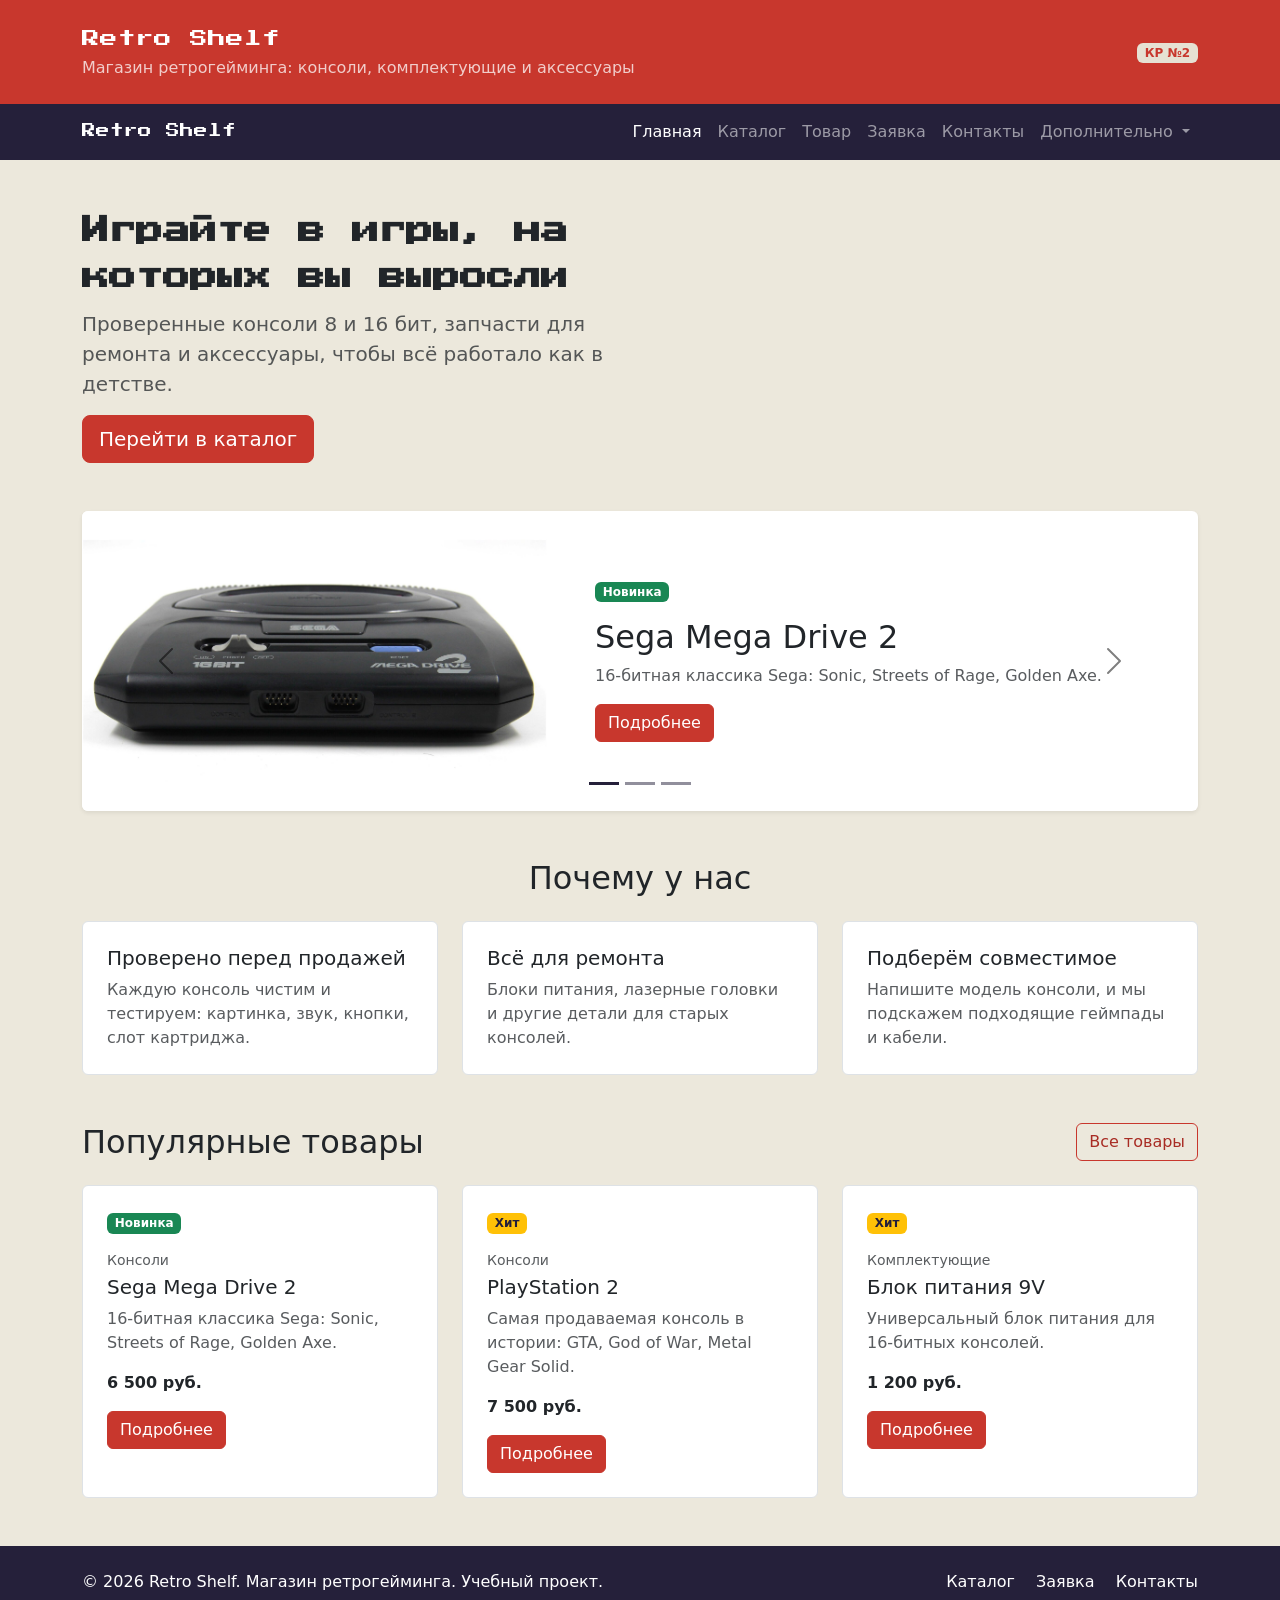
<file: index.html>
<!DOCTYPE html>
<html lang="ru">
<head>
  <meta charset="UTF-8">
  <meta name="viewport" content="width=device-width, initial-scale=1.0">
  <title>Главная — Retro Shelf</title>
  <link
    href="https://cdn.jsdelivr.net/npm/bootstrap@5.3.8/dist/css/bootstrap.min.css"
    rel="stylesheet"
  >
  <link rel="preconnect" href="https://fonts.googleapis.com">
  <link rel="preconnect" href="https://fonts.gstatic.com" crossorigin>
  <link href="https://fonts.googleapis.com/css2?family=Press+Start+2P&display=swap" rel="stylesheet">
  <link rel="stylesheet" href="css/custom.css">
</head>
<body>
  <header class="bg-primary text-white py-4">
    <div class="container">
      <div class="row align-items-center">
        <div class="col-12 col-md-8">
          <h1 class="h3 mb-1 font-pixel">Retro Shelf</h1>
          <p class="mb-0 opacity-75">
            Магазин ретрогейминга: консоли, комплектующие и аксессуары
          </p>
        </div>
        <div class="col-12 col-md-4 text-md-end mt-3 mt-md-0">
          <span class="badge bg-light text-primary">
            КР №2
          </span>
        </div>
      </div>
    </div>
  </header>

  <nav class="navbar navbar-expand-lg navbar-dark bg-dark">
    <div class="container">
      <a class="navbar-brand font-pixel" href="index.html">Retro Shelf</a>
      <button
        class="navbar-toggler"
        type="button"
        data-bs-toggle="collapse"
        data-bs-target="#mainNavbar"
        aria-controls="mainNavbar"
        aria-expanded="false"
        aria-label="Переключить навигацию"
      >
        <span class="navbar-toggler-icon"></span>
      </button>
      <div class="collapse navbar-collapse" id="mainNavbar">
        <ul class="navbar-nav ms-auto">
        <li class="nav-item">
          <a class="nav-link active" aria-current="page" href="index.html">Главная</a>
        </li>
        <li class="nav-item">
          <a class="nav-link" href="catalog.html">Каталог</a>
        </li>
        <li class="nav-item">
          <a class="nav-link" href="product.html">Товар</a>
        </li>
        <li class="nav-item">
          <a class="nav-link" href="order.html">Заявка</a>
        </li>
        <li class="nav-item">
          <a class="nav-link" href="contacts.html">Контакты</a>
        </li>
        <li class="nav-item dropdown">
          <a
            class="nav-link dropdown-toggle"
            href="#"
            role="button"
            data-bs-toggle="dropdown"
            aria-expanded="false"
          >
            Дополнительно
          </a>
          <ul class="dropdown-menu">
            <li><a class="dropdown-item" href="catalog.html">Все товары</a></li>
            <li><a class="dropdown-item" href="order.html">Оформить заявку</a></li>
            <li><a class="dropdown-item" href="index.html#popular">Популярное</a></li>
          </ul>
        </li>
        </ul>
      </div>
    </div>
  </nav>

  <main>
    <section class="container my-5">
      <div class="row align-items-center g-4">
        <div class="col-12 col-lg-6">
          <h2 class="display-5 fw-bold font-pixel hero-title">
            Играйте в игры, на которых вы выросли
          </h2>
          <p class="lead text-muted">
            Проверенные консоли 8 и 16 бит, запчасти для ремонта
            и аксессуары, чтобы всё работало как в детстве.
          </p>
          <a class="btn btn-primary btn-lg" href="catalog.html">
            Перейти в каталог
          </a>
        </div>
      </div>
    </section>

    <section class="container my-5" aria-label="Популярные товары">
      <div id="productCarousel" class="carousel slide shop-carousel rounded shadow-sm" data-bs-ride="carousel" data-bs-interval="5000">
        <div class="carousel-indicators">
          <button type="button" data-bs-target="#productCarousel" data-bs-slide-to="0" class="active" aria-current="true" aria-label="Слайд 1"></button>
          <button type="button" data-bs-target="#productCarousel" data-bs-slide-to="1" aria-label="Слайд 2"></button>
          <button type="button" data-bs-target="#productCarousel" data-bs-slide-to="2" aria-label="Слайд 3"></button>
        </div>

        <div class="carousel-inner">
          <div class="carousel-item active">
            <div class="row align-items-center g-0">
              <div class="col-12 col-md-5">
                <img src="images/segamd2.jpeg" class="d-block w-100 shop-carousel__image" alt="Sega Mega Drive 2">
              </div>
              <div class="col-12 col-md-7 p-4 p-md-5">
                <span class="badge bg-success mb-3">Новинка</span>
                <h2>Sega Mega Drive 2</h2>
                <p class="text-muted">16-битная классика Sega: Sonic, Streets of Rage, Golden Axe.</p>
                <a class="btn btn-primary" href="product.html#mega-drive-2">Подробнее</a>
              </div>
            </div>
          </div>

          <div class="carousel-item">
            <div class="row align-items-center g-0">
              <div class="col-12 col-md-5">
                <img src="images/ps2.jpg" class="d-block w-100 shop-carousel__image" alt="PlayStation 2">
              </div>
              <div class="col-12 col-md-7 p-4 p-md-5">
                <span class="badge bg-warning text-dark mb-3">Хит</span>
                <h2>PlayStation 2</h2>
                <p class="text-muted">Популярная консоль для классических игр и приключений.</p>
                <a class="btn btn-primary" href="product.html#ps2">Подробнее</a>
              </div>
            </div>
          </div>

          <div class="carousel-item">
            <div class="row align-items-center g-0">
              <div class="col-12 col-md-5">
                <img src="images/3ds.jpeg" class="d-block w-100 shop-carousel__image" alt="Nintendo 3DS">
              </div>
              <div class="col-12 col-md-7 p-4 p-md-5">
                <span class="badge bg-primary mb-3">Портативная консоль</span>
                <h2>Nintendo 3DS</h2>
                <p class="text-muted">Портативная консоль Nintendo с двумя экранами и 3D-режимом.</p>
                <a class="btn btn-primary" href="product.html#nintendo-3ds">Подробнее</a>
              </div>
            </div>
          </div>
        </div>

        <button class="carousel-control-prev" type="button" data-bs-target="#productCarousel" data-bs-slide="prev">
          <span class="carousel-control-prev-icon" aria-hidden="true"></span>
          <span class="visually-hidden">Предыдущий слайд</span>
        </button>
        <button class="carousel-control-next" type="button" data-bs-target="#productCarousel" data-bs-slide="next">
          <span class="carousel-control-next-icon" aria-hidden="true"></span>
          <span class="visually-hidden">Следующий слайд</span>
        </button>
      </div>
    </section>

    <section class="container my-5">
      <h2 class="text-center mb-4">Почему у нас</h2>
      <div class="row g-4">
        <div class="col-12 col-md-4">
          <div class="p-4 border rounded h-100 bg-white">
            <h3 class="h5">Проверено перед продажей</h3>
            <p class="mb-0 text-muted">
              Каждую консоль чистим и тестируем: картинка, звук, кнопки, слот картриджа.
            </p>
          </div>
        </div>
        <div class="col-12 col-md-4">
          <div class="p-4 border rounded h-100 bg-white">
            <h3 class="h5">Всё для ремонта</h3>
            <p class="mb-0 text-muted">
              Блоки питания, лазерные головки и другие детали для старых консолей.
            </p>
          </div>
        </div>
        <div class="col-12 col-md-4">
          <div class="p-4 border rounded h-100 bg-white">
            <h3 class="h5">Подберём совместимое</h3>
            <p class="mb-0 text-muted">
              Напишите модель консоли, и мы подскажем подходящие геймпады и кабели.
            </p>
          </div>
        </div>
      </div>
    </section>

    <section class="container my-5" id="popular">
      <div class="d-flex justify-content-between align-items-center mb-4">
        <h2 class="mb-0">Популярные товары</h2>
        <a class="btn btn-outline-primary" href="catalog.html">
          Все товары
        </a>
      </div>
      <div class="row g-4">
        <div class="col-12 col-md-6 col-lg-4">
          <div class="border rounded h-100 p-4 bg-white">
            <span class="badge bg-success mb-3">Новинка</span>
            <p class="small text-muted mb-1">Консоли</p>
            <h3 class="h5">Sega Mega Drive 2</h3>
            <p class="text-muted">
              16-битная классика Sega: Sonic, Streets of Rage, Golden Axe.
            </p>
            <p class="fw-bold mb-3">6&nbsp;500 руб.</p>
            <a class="btn btn-primary" href="product.html#mega-drive-2">
              Подробнее
            </a>
          </div>
        </div>
        <div class="col-12 col-md-6 col-lg-4">
          <div class="border rounded h-100 p-4 bg-white">
            <span class="badge bg-warning text-dark mb-3">Хит</span>
            <p class="small text-muted mb-1">Консоли</p>
            <h3 class="h5">PlayStation 2</h3>
            <p class="text-muted">
              Самая продаваемая консоль в истории: GTA, God of War, Metal Gear Solid.
            </p>
            <p class="fw-bold mb-3">7&nbsp;500 руб.</p>
            <a class="btn btn-primary" href="product.html#ps2">
              Подробнее
            </a>
          </div>
        </div>
        <div class="col-12 col-md-6 col-lg-4">
          <div class="border rounded h-100 p-4 bg-white">
            <span class="badge bg-warning text-dark mb-3">Хит</span>
            <p class="small text-muted mb-1">Комплектующие</p>
            <h3 class="h5">Блок питания 9V</h3>
            <p class="text-muted">
              Универсальный блок питания для 16-битных консолей.
            </p>
            <p class="fw-bold mb-3">1&nbsp;200 руб.</p>
            <a class="btn btn-primary" href="product.html#psu-9v">
              Подробнее
            </a>
          </div>
        </div>
      </div>
    </section>
  </main>

  <footer class="bg-dark text-white py-4 mt-5">
    <div class="container">
      <div class="row align-items-center g-3">
        <div class="col-12 col-md-6">
          <p class="mb-0">
            &copy; 2026 Retro Shelf. Магазин ретрогейминга. Учебный проект.
          </p>
        </div>
        <div class="col-12 col-md-6 text-md-end">
          <a class="text-white text-decoration-none me-3" href="catalog.html">
            Каталог
          </a>
          <a class="text-white text-decoration-none me-3" href="order.html">
            Заявка
          </a>
          <a class="text-white text-decoration-none" href="contacts.html">
            Контакты
          </a>
        </div>
      </div>
    </div>
  </footer>

  <script
    src="https://cdn.jsdelivr.net/npm/bootstrap@5.3.8/dist/js/bootstrap.bundle.min.js">
  </script>
</body>
</html>
</file>
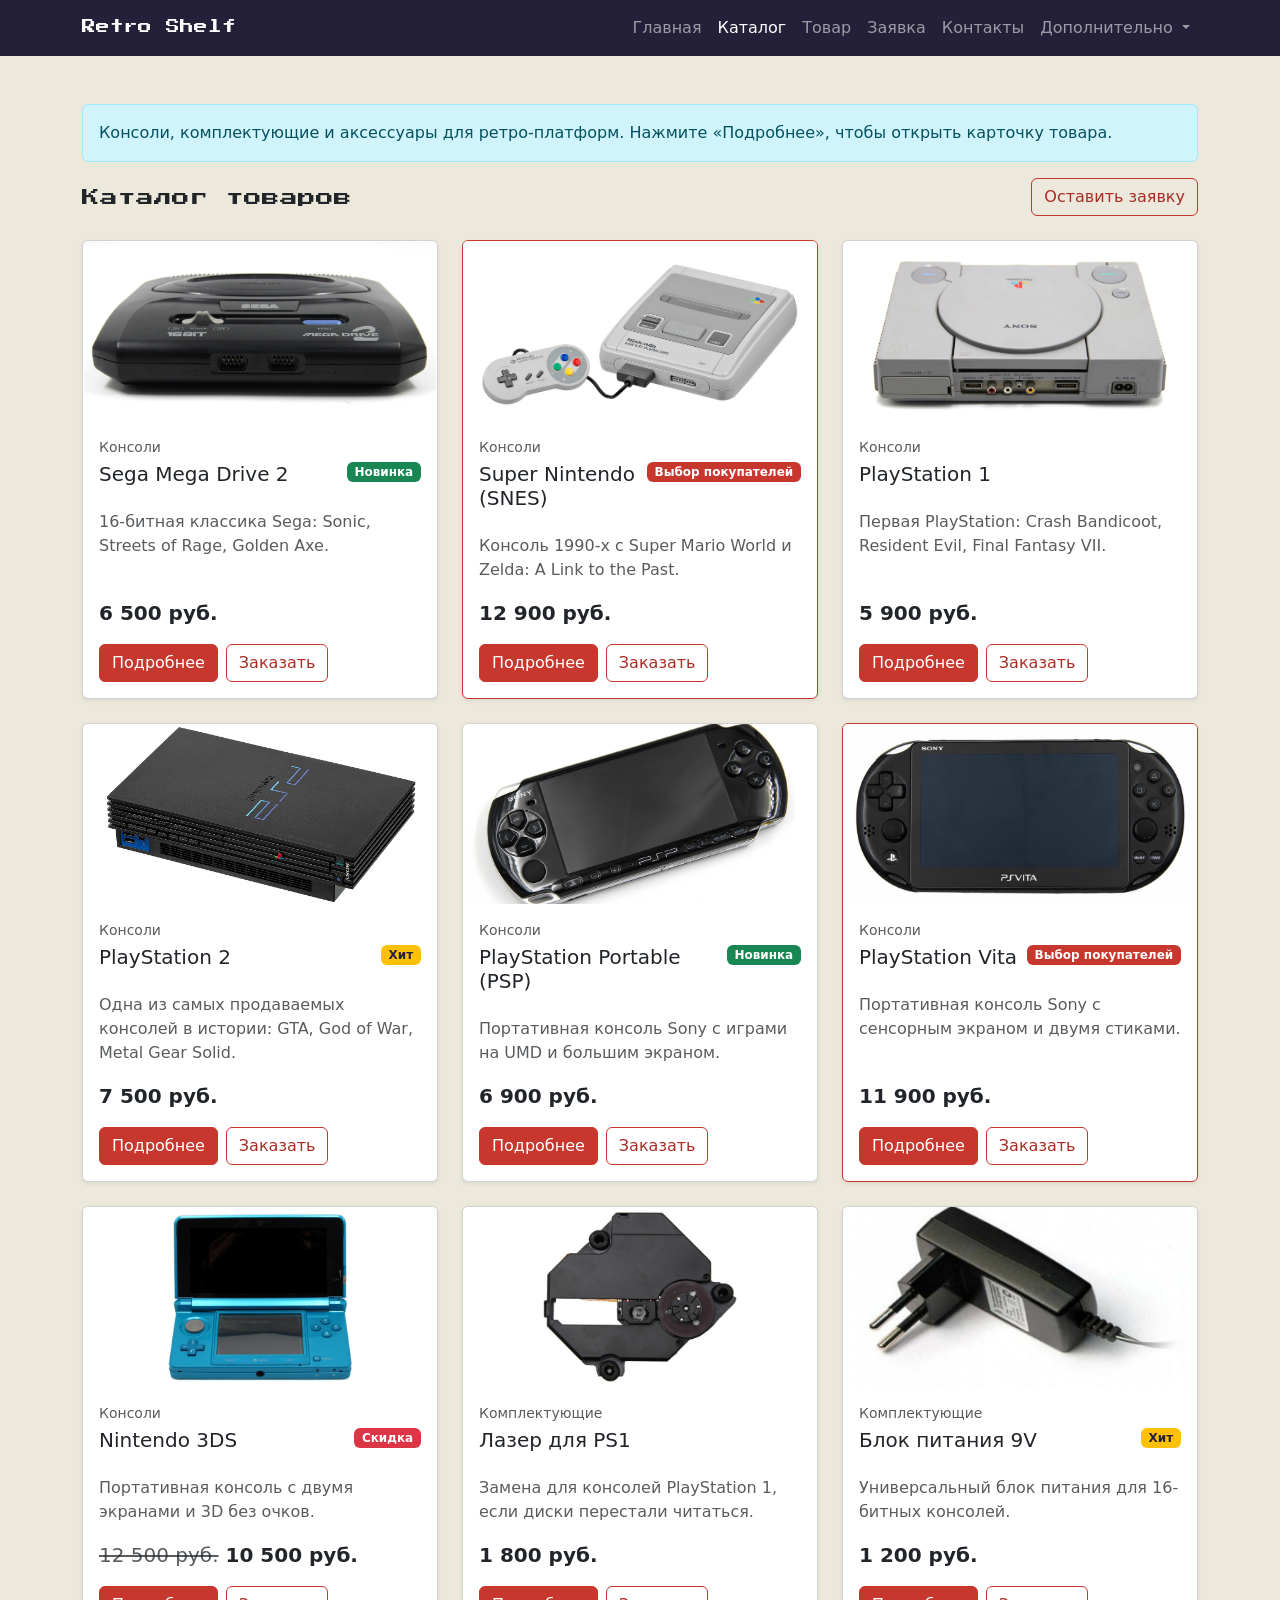
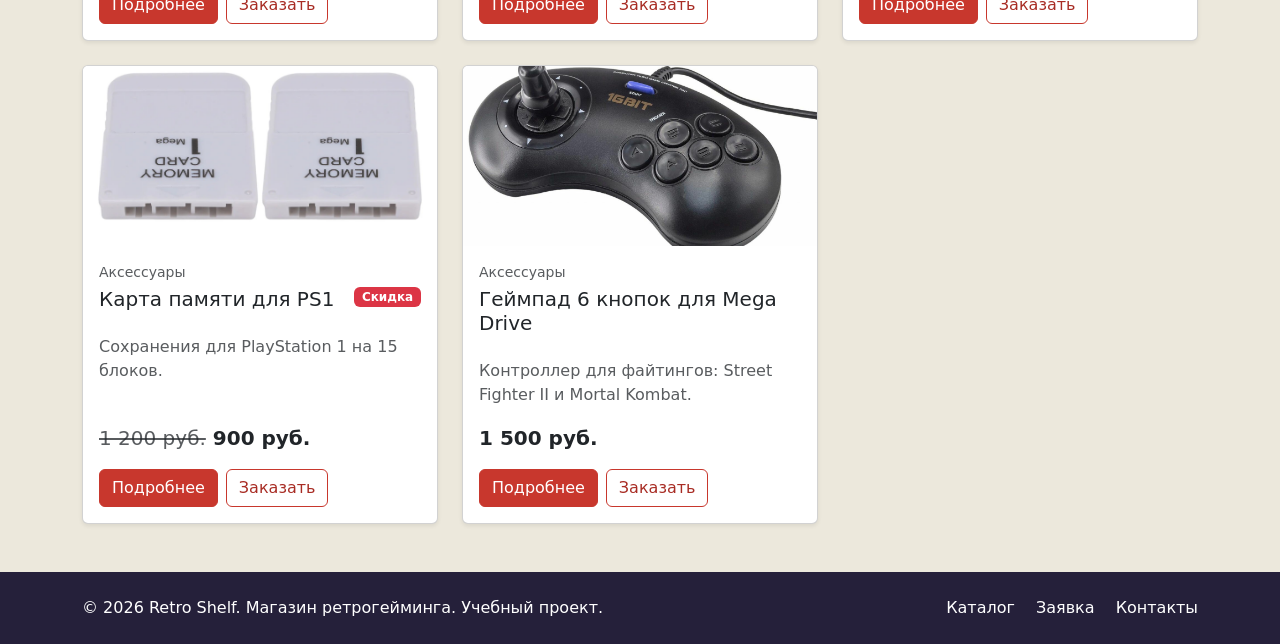
<file: catalog.html>
<!DOCTYPE html>
<html lang="ru">
<head>
  <meta charset="UTF-8">
  <meta name="viewport" content="width=device-width, initial-scale=1.0">
  <title>Каталог — Retro Shelf</title>
  <link
    href="https://cdn.jsdelivr.net/npm/bootstrap@5.3.8/dist/css/bootstrap.min.css"
    rel="stylesheet"
  >
  <link rel="preconnect" href="https://fonts.googleapis.com">
  <link rel="preconnect" href="https://fonts.gstatic.com" crossorigin>
  <link href="https://fonts.googleapis.com/css2?family=Press+Start+2P&display=swap" rel="stylesheet">
  <link rel="stylesheet" href="css/custom.css">
</head>
<body>
  <nav class="navbar navbar-expand-lg navbar-dark bg-dark">
    <div class="container">
      <a class="navbar-brand font-pixel" href="index.html">Retro Shelf</a>
      <button
        class="navbar-toggler"
        type="button"
        data-bs-toggle="collapse"
        data-bs-target="#mainNavbar"
        aria-controls="mainNavbar"
        aria-expanded="false"
        aria-label="Переключить навигацию"
      >
        <span class="navbar-toggler-icon"></span>
      </button>
      <div class="collapse navbar-collapse" id="mainNavbar">
        <ul class="navbar-nav ms-auto">
        <li class="nav-item">
          <a class="nav-link" href="index.html">Главная</a>
        </li>
        <li class="nav-item">
          <a class="nav-link active" aria-current="page" href="catalog.html">Каталог</a>
        </li>
        <li class="nav-item">
          <a class="nav-link" href="product.html">Товар</a>
        </li>
        <li class="nav-item">
          <a class="nav-link" href="order.html">Заявка</a>
        </li>
        <li class="nav-item">
          <a class="nav-link" href="contacts.html">Контакты</a>
        </li>
        <li class="nav-item dropdown">
          <a
            class="nav-link dropdown-toggle"
            href="#"
            role="button"
            data-bs-toggle="dropdown"
            aria-expanded="false"
          >
            Дополнительно
          </a>
          <ul class="dropdown-menu">
            <li><a class="dropdown-item" href="catalog.html">Все товары</a></li>
            <li><a class="dropdown-item" href="order.html">Оформить заявку</a></li>
            <li><a class="dropdown-item" href="index.html#popular">Популярное</a></li>
          </ul>
        </li>
        </ul>
      </div>
    </div>
  </nav>

  <main class="container my-5">
    <div class="alert alert-info" role="alert">
      Консоли, комплектующие и аксессуары для ретро-платформ. Нажмите «Подробнее», чтобы открыть карточку товара.
    </div>
    <div class="d-flex justify-content-between align-items-center mb-4">
      <h1 class="h2 mb-0 font-pixel">Каталог товаров</h1>
      <a class="btn btn-outline-primary" href="order.html">
        Оставить заявку
      </a>
    </div>
    <div class="row g-4">
      <div class="col-12 col-md-6 col-lg-4">
        <div class="card h-100 shadow-sm">
          <img src="images/segamd2.jpeg" class="card-img-top" alt="Sega Mega Drive 2">
          <div class="card-body d-flex flex-column">
            <p class="small text-muted mb-1">Консоли</p>
            <div class="d-flex justify-content-between align-items-start mb-3">
              <h2 class="card-title h5">Sega Mega Drive 2</h2>
              <span class="badge bg-success">Новинка</span>
            </div>
            <p class="card-text text-muted">
              16-битная классика Sega: Sonic, Streets of Rage, Golden Axe.
            </p>
            <p class="fw-bold fs-5 mt-auto">6&nbsp;500 руб.</p>
            <div class="d-flex gap-2">
              <a class="btn btn-primary" href="product.html#mega-drive-2">Подробнее</a>
              <button
                class="btn btn-outline-primary"
                type="button"
                data-bs-toggle="modal"
                data-bs-target="#orderModal"
              >
                Заказать
              </button>
            </div>
          </div>
        </div>
      </div>
      <div class="col-12 col-md-6 col-lg-4">
        <div class="card h-100 shadow-sm border-primary">
          <img src="images/supernin.jpg" class="card-img-top" alt="Super Nintendo (SNES)">
          <div class="card-body d-flex flex-column">
            <p class="small text-muted mb-1">Консоли</p>
            <div class="d-flex justify-content-between align-items-start mb-3">
              <h2 class="card-title h5">Super Nintendo (SNES)</h2>
              <span class="badge bg-primary">Выбор покупателей</span>
            </div>
            <p class="card-text text-muted">
              Консоль 1990-х с Super Mario World и Zelda: A Link to the Past.
            </p>
            <p class="fw-bold fs-5 mt-auto">12&nbsp;900 руб.</p>
            <div class="d-flex gap-2">
              <a class="btn btn-primary" href="product.html#snes">Подробнее</a>
              <button
                class="btn btn-outline-primary"
                type="button"
                data-bs-toggle="modal"
                data-bs-target="#orderModal"
              >
                Заказать
              </button>
            </div>
          </div>
        </div>
      </div>
      <div class="col-12 col-md-6 col-lg-4">
        <div class="card h-100 shadow-sm">
          <img src="images/ps1.jpeg" class="card-img-top" alt="PlayStation 1">
          <div class="card-body d-flex flex-column">
            <p class="small text-muted mb-1">Консоли</p>
            <div class="d-flex justify-content-between align-items-start mb-3">
              <h2 class="card-title h5">PlayStation 1</h2>
            </div>
            <p class="card-text text-muted">
              Первая PlayStation: Crash Bandicoot, Resident Evil, Final Fantasy VII.
            </p>
            <p class="fw-bold fs-5 mt-auto">5&nbsp;900 руб.</p>
            <div class="d-flex gap-2">
              <a class="btn btn-primary" href="product.html#ps1">Подробнее</a>
              <button
                class="btn btn-outline-primary"
                type="button"
                data-bs-toggle="modal"
                data-bs-target="#orderModal"
              >
                Заказать
              </button>
            </div>
          </div>
        </div>
      </div>
      <div class="col-12 col-md-6 col-lg-4">
        <div class="card h-100 shadow-sm">
          <img src="images/ps2.jpg" class="card-img-top" alt="PlayStation 2"> 
          <div class="card-body d-flex flex-column">
            <p class="small text-muted mb-1">Консоли</p>
            <div class="d-flex justify-content-between align-items-start mb-3">
              <h2 class="card-title h5">PlayStation 2</h2>
              <span class="badge bg-warning text-dark">Хит</span>
            </div>
            <p class="card-text text-muted">
              Одна из самых продаваемых консолей в истории: GTA, God of War, Metal Gear Solid.
            </p>
            <p class="fw-bold fs-5 mt-auto">7&nbsp;500 руб.</p>
            <div class="d-flex gap-2">
              <a class="btn btn-primary" href="product.html#ps2">Подробнее</a>
              <button
                class="btn btn-outline-primary"
                type="button"
                data-bs-toggle="modal"
                data-bs-target="#orderModal"
              >
                Заказать
              </button>
            </div>
          </div>
        </div>
      </div>
      <div class="col-12 col-md-6 col-lg-4">
        <div class="card h-100 shadow-sm">
          <img src="images/psp.jpeg" class="card-img-top" alt="PlayStation Portable (PSP)">
          <div class="card-body d-flex flex-column">
            <p class="small text-muted mb-1">Консоли</p>
            <div class="d-flex justify-content-between align-items-start mb-3">
              <h2 class="card-title h5">PlayStation Portable (PSP)</h2>
              <span class="badge bg-success">Новинка</span>
            </div>
            <p class="card-text text-muted">
              Портативная консоль Sony с играми на UMD и большим экраном.
            </p>
            <p class="fw-bold fs-5 mt-auto">6&nbsp;900 руб.</p>
            <div class="d-flex gap-2">
              <a class="btn btn-primary" href="product.html#psp">Подробнее</a>
              <button
                class="btn btn-outline-primary"
                type="button"
                data-bs-toggle="modal"
                data-bs-target="#orderModal"
              >
                Заказать
              </button>
            </div>
          </div>
        </div>
      </div>
      <div class="col-12 col-md-6 col-lg-4">
        <div class="card h-100 shadow-sm border-primary">
            <img src="images/psvita.jpeg" class="card-img-top" alt="PlayStation Vita">
          <div class="card-body d-flex flex-column">
            <p class="small text-muted mb-1">Консоли</p>
            <div class="d-flex justify-content-between align-items-start mb-3">
              <h2 class="card-title h5">PlayStation Vita</h2>
              <span class="badge bg-primary">Выбор покупателей</span>
            </div>
            <p class="card-text text-muted">
              Портативная консоль Sony с сенсорным экраном и двумя стиками.
            </p>
            <p class="fw-bold fs-5 mt-auto">11&nbsp;900 руб.</p>
            <div class="d-flex gap-2">
              <a class="btn btn-primary" href="product.html#ps-vita">Подробнее</a>
              <button
                class="btn btn-outline-primary"
                type="button"
                data-bs-toggle="modal"
                data-bs-target="#orderModal"
              >
                Заказать
              </button>
            </div>
          </div>
        </div>
      </div>
      <div class="col-12 col-md-6 col-lg-4">
        <div class="card h-100 shadow-sm">
          <img src="images/3ds.jpeg" class="card-img-top" alt="Nintendo 3DS">
          <div class="card-body d-flex flex-column">
            <p class="small text-muted mb-1">Консоли</p>
            <div class="d-flex justify-content-between align-items-start mb-3">
              <h2 class="card-title h5">Nintendo 3DS</h2>
              <span class="badge bg-danger">Скидка</span>
            </div>
            <p class="card-text text-muted">
              Портативная консоль с двумя экранами и 3D без очков.
            </p>
            <p class="fw-bold fs-5 mt-auto"><s class="text-muted fw-normal">12&nbsp;500 руб.</s> 10&nbsp;500 руб.</p>
            <div class="d-flex gap-2">
              <a class="btn btn-primary" href="product.html#nintendo-3ds">Подробнее</a>
              <button
                class="btn btn-outline-primary"
                type="button"
                data-bs-toggle="modal"
                data-bs-target="#orderModal"
              >
                Заказать
              </button>
            </div>
          </div>
        </div>
      </div>
      <div class="col-12 col-md-6 col-lg-4">
        <div class="card h-100 shadow-sm">
          <img src="images/laser.jpeg" class="card-img-top" alt="Лазер для PS1">
          <div class="card-body d-flex flex-column">
            <p class="small text-muted mb-1">Комплектующие</p>
            <div class="d-flex justify-content-between align-items-start mb-3">
              <h2 class="card-title h5">Лазер для PS1</h2>
            </div>
            <p class="card-text text-muted">
              Замена для консолей PlayStation 1, если диски перестали читаться.
            </p>
            <p class="fw-bold fs-5 mt-auto">1&nbsp;800 руб.</p>
            <div class="d-flex gap-2">
              <a class="btn btn-primary" href="product.html#ps1-laser">Подробнее</a>
              <button
                class="btn btn-outline-primary"
                type="button"
                data-bs-toggle="modal"
                data-bs-target="#orderModal"
              >
                Заказать
              </button>
            </div>
          </div>
        </div>
      </div>
      <div class="col-12 col-md-6 col-lg-4">
        <div class="card h-100 shadow-sm">
          <img src="images/9v.jpeg" class="card-img-top" alt="Блок питания 9V">
          <div class="card-body d-flex flex-column">
            <p class="small text-muted mb-1">Комплектующие</p>
            <div class="d-flex justify-content-between align-items-start mb-3">
              <h2 class="card-title h5">Блок питания 9V</h2>
              <span class="badge bg-warning text-dark">Хит</span>
            </div>
            <p class="card-text text-muted">
              Универсальный блок питания для 16-битных консолей.
            </p>
            <p class="fw-bold fs-5 mt-auto">1&nbsp;200 руб.</p>
            <div class="d-flex gap-2">
              <a class="btn btn-primary" href="product.html#psu-9v">Подробнее</a>
              <button
                class="btn btn-outline-primary"
                type="button"
                data-bs-toggle="modal"
                data-bs-target="#orderModal"
              >
                Заказать
              </button>
            </div>
          </div>
        </div>
      </div>
      <div class="col-12 col-md-6 col-lg-4">
        <div class="card h-100 shadow-sm">
          <img src="images/storage.jpeg" class="card-img-top" alt="Карта памяти для PS1">
          <div class="card-body d-flex flex-column">
            <p class="small text-muted mb-1">Аксессуары</p>
            <div class="d-flex justify-content-between align-items-start mb-3">
              <h2 class="card-title h5">Карта памяти для PS1</h2>
              <span class="badge bg-danger">Скидка</span>
            </div>
            <p class="card-text text-muted">
              Сохранения для PlayStation 1 на 15 блоков.
            </p>
            <p class="fw-bold fs-5 mt-auto"><s class="text-muted fw-normal">1&nbsp;200 руб.</s> 900&nbsp;руб.</p>
            <div class="d-flex gap-2">
              <a class="btn btn-primary" href="product.html#ps1-memory-card">Подробнее</a>
              <button
                class="btn btn-outline-primary"
                type="button"
                data-bs-toggle="modal"
                data-bs-target="#orderModal"
              >
                Заказать
              </button>
            </div>
          </div>
        </div>
      </div>
      <div class="col-12 col-md-6 col-lg-4">
        <div class="card h-100 shadow-sm">
          <img src="images/gamepad.jpeg" class="card-img-top" alt="Геймпад 6 кнопок для Mega Drive">
          <div class="card-body d-flex flex-column">
            <p class="small text-muted mb-1">Аксессуары</p>
            <div class="d-flex justify-content-between align-items-start mb-3">
              <h2 class="card-title h5">Геймпад 6 кнопок для Mega Drive</h2>
            </div>
            <p class="card-text text-muted">
              Контроллер для файтингов: Street Fighter II и Mortal Kombat.
            </p>
            <p class="fw-bold fs-5 mt-auto">1&nbsp;500 руб.</p>
            <div class="d-flex gap-2">
              <a class="btn btn-primary" href="product.html#md-pad">Подробнее</a>
              <button
                class="btn btn-outline-primary"
                type="button"
                data-bs-toggle="modal"
                data-bs-target="#orderModal"
              >
                Заказать
              </button>
            </div>
          </div>
        </div>
      </div>
    </div>
  </main>

  <footer class="bg-dark text-white py-4 mt-5">
    <div class="container">
      <div class="row align-items-center g-3">
        <div class="col-12 col-md-6">
          <p class="mb-0">
            &copy; 2026 Retro Shelf. Магазин ретрогейминга. Учебный проект.
          </p>
        </div>
        <div class="col-12 col-md-6 text-md-end">
          <a class="text-white text-decoration-none me-3" href="catalog.html">
            Каталог
          </a>
          <a class="text-white text-decoration-none me-3" href="order.html">
            Заявка
          </a>
          <a class="text-white text-decoration-none" href="contacts.html">
            Контакты
          </a>
        </div>
      </div>
    </div>
  </footer>

  <div
    class="modal fade"
    id="orderModal"
    tabindex="-1"
    aria-labelledby="orderModalLabel"
    aria-hidden="true"
  >
    <div class="modal-dialog">
      <div class="modal-content">
        <div class="modal-header">
          <h2 class="modal-title h5" id="orderModalLabel">
            Быстрая заявка
          </h2>
          <button
            type="button"
            class="btn-close"
            data-bs-dismiss="modal"
            aria-label="Закрыть"
          ></button>
        </div>
        <div class="modal-body">
          <p class="text-muted">
            Оставьте контактные данные, и менеджер свяжется с вами.
          </p>
          <form>
            <div class="mb-3">
              <label for="modal-name" class="form-label">Имя</label>
              <input id="modal-name" name="name" type="text" class="form-control" required>
            </div>
            <div class="mb-3">
              <label for="modal-phone" class="form-label">Телефон</label>
              <input id="modal-phone" name="phone" type="tel" class="form-control" required>
            </div>
            <div class="form-check mb-3">
              <input id="modal-agree" name="agreement" class="form-check-input" type="checkbox" required>
              <label class="form-check-label" for="modal-agree">
                Согласен на обработку данных
              </label>
            </div>
          </form>
        </div>
        <div class="modal-footer">
          <button type="button" class="btn btn-secondary" data-bs-dismiss="modal">
            Закрыть
          </button>
          <button type="button" class="btn btn-primary">
            Отправить
          </button>
        </div>
      </div>
    </div>
  </div>

  <script
    src="https://cdn.jsdelivr.net/npm/bootstrap@5.3.8/dist/js/bootstrap.bundle.min.js">
  </script>
</body>
</html>
</file>
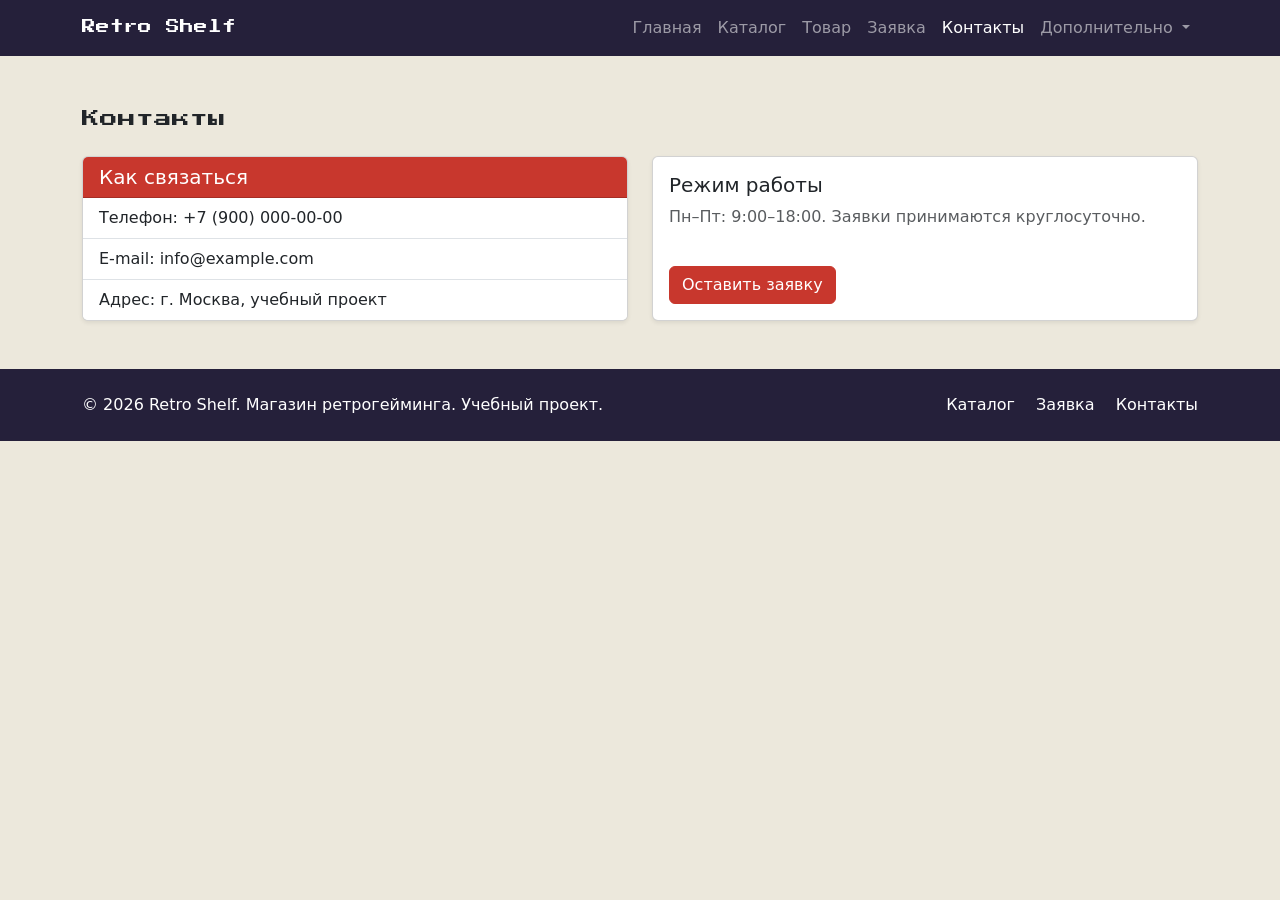
<file: contacts.html>
<!DOCTYPE html>
<html lang="ru">
<head>
  <meta charset="UTF-8">
  <meta name="viewport" content="width=device-width, initial-scale=1.0">
  <title>Контакты — Retro Shelf</title>
  <link
    href="https://cdn.jsdelivr.net/npm/bootstrap@5.3.8/dist/css/bootstrap.min.css"
    rel="stylesheet"
  >
  <link rel="preconnect" href="https://fonts.googleapis.com">
  <link rel="preconnect" href="https://fonts.gstatic.com" crossorigin>
  <link href="https://fonts.googleapis.com/css2?family=Press+Start+2P&display=swap" rel="stylesheet">
  <link rel="stylesheet" href="css/custom.css">
</head>
<body>
  <nav class="navbar navbar-expand-lg navbar-dark bg-dark">
    <div class="container">
      <a class="navbar-brand font-pixel" href="index.html">Retro Shelf</a>
      <button
        class="navbar-toggler"
        type="button"
        data-bs-toggle="collapse"
        data-bs-target="#mainNavbar"
        aria-controls="mainNavbar"
        aria-expanded="false"
        aria-label="Переключить навигацию"
      >
        <span class="navbar-toggler-icon"></span>
      </button>
      <div class="collapse navbar-collapse" id="mainNavbar">
        <ul class="navbar-nav ms-auto">
        <li class="nav-item">
          <a class="nav-link" href="index.html">Главная</a>
        </li>
        <li class="nav-item">
          <a class="nav-link" href="catalog.html">Каталог</a>
        </li>
        <li class="nav-item">
          <a class="nav-link" href="product.html">Товар</a>
        </li>
        <li class="nav-item">
          <a class="nav-link" href="order.html">Заявка</a>
        </li>
        <li class="nav-item">
          <a class="nav-link active" aria-current="page" href="contacts.html">Контакты</a>
        </li>
        <li class="nav-item dropdown">
          <a
            class="nav-link dropdown-toggle"
            href="#"
            role="button"
            data-bs-toggle="dropdown"
            aria-expanded="false"
          >
            Дополнительно
          </a>
          <ul class="dropdown-menu">
            <li><a class="dropdown-item" href="catalog.html">Все товары</a></li>
            <li><a class="dropdown-item" href="order.html">Оформить заявку</a></li>
            <li><a class="dropdown-item" href="index.html#popular">Популярное</a></li>
          </ul>
        </li>
        </ul>
      </div>
    </div>
  </nav>

  <main class="container my-5">
    <h1 class="h2 mb-4 font-pixel">Контакты</h1>
    <div class="row g-4">
      <div class="col-12 col-md-6">
        <div class="card h-100 shadow-sm">
          <div class="card-header bg-primary text-white">
            <h2 class="h5 mb-0">Как связаться</h2>
          </div>
          <ul class="list-group list-group-flush">
            <li class="list-group-item">Телефон: +7 (900) 000-00-00</li>
            <li class="list-group-item">E-mail: info@example.com</li>
            <li class="list-group-item">Адрес: г. Москва, учебный проект</li>
          </ul>
        </div>
      </div>
      <div class="col-12 col-md-6">
        <div class="card h-100 shadow-sm">
          <div class="card-body d-flex flex-column">
            <h2 class="h5">Режим работы</h2>
            <p class="text-muted">Пн–Пт: 9:00–18:00. Заявки принимаются круглосуточно.</p>
            <a class="btn btn-primary mt-auto align-self-start" href="order.html">
              Оставить заявку
            </a>
          </div>
        </div>
      </div>
    </div>
  </main>

  <footer class="bg-dark text-white py-4 mt-5">
    <div class="container">
      <div class="row align-items-center g-3">
        <div class="col-12 col-md-6">
          <p class="mb-0">
            &copy; 2026 Retro Shelf. Магазин ретрогейминга. Учебный проект.
          </p>
        </div>
        <div class="col-12 col-md-6 text-md-end">
          <a class="text-white text-decoration-none me-3" href="catalog.html">
            Каталог
          </a>
          <a class="text-white text-decoration-none me-3" href="order.html">
            Заявка
          </a>
          <a class="text-white text-decoration-none" href="contacts.html">
            Контакты
          </a>
        </div>
      </div>
    </div>
  </footer>

  <script
    src="https://cdn.jsdelivr.net/npm/bootstrap@5.3.8/dist/js/bootstrap.bundle.min.js">
  </script>
</body>
</html>
</file>
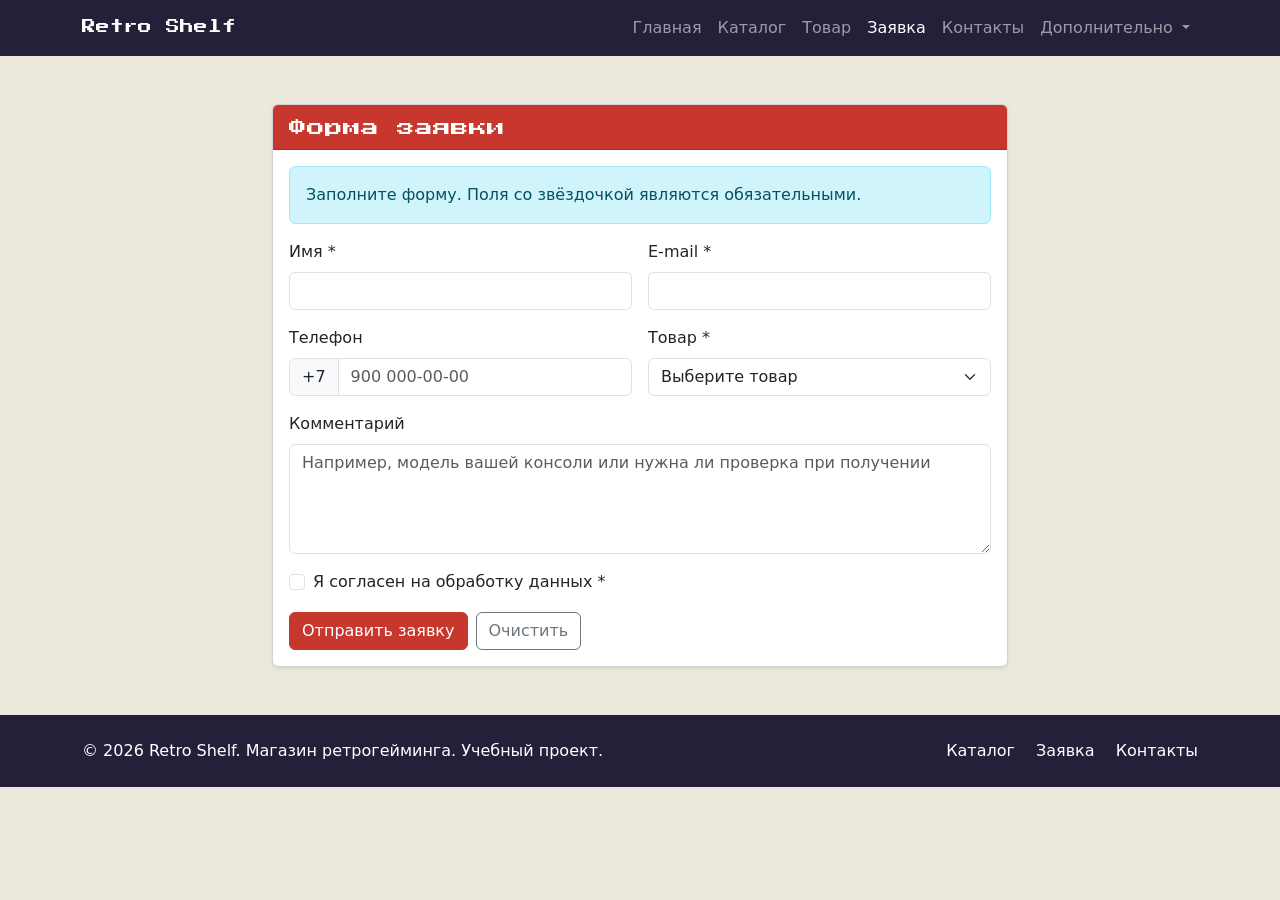
<file: order.html>
<!DOCTYPE html>
<html lang="ru">
<head>
  <meta charset="UTF-8">
  <meta name="viewport" content="width=device-width, initial-scale=1.0">
  <title>Заявка — Retro Shelf</title>
  <link
    href="https://cdn.jsdelivr.net/npm/bootstrap@5.3.8/dist/css/bootstrap.min.css"
    rel="stylesheet"
  >
  <link rel="preconnect" href="https://fonts.googleapis.com">
  <link rel="preconnect" href="https://fonts.gstatic.com" crossorigin>
  <link href="https://fonts.googleapis.com/css2?family=Press+Start+2P&display=swap" rel="stylesheet">
  <link rel="stylesheet" href="css/custom.css">
</head>
<body>
  <nav class="navbar navbar-expand-lg navbar-dark bg-dark">
    <div class="container">
      <a class="navbar-brand font-pixel" href="index.html">Retro Shelf</a>
      <button
        class="navbar-toggler"
        type="button"
        data-bs-toggle="collapse"
        data-bs-target="#mainNavbar"
        aria-controls="mainNavbar"
        aria-expanded="false"
        aria-label="Переключить навигацию"
      >
        <span class="navbar-toggler-icon"></span>
      </button>
      <div class="collapse navbar-collapse" id="mainNavbar">
        <ul class="navbar-nav ms-auto">
        <li class="nav-item">
          <a class="nav-link" href="index.html">Главная</a>
        </li>
        <li class="nav-item">
          <a class="nav-link" href="catalog.html">Каталог</a>
        </li>
        <li class="nav-item">
          <a class="nav-link" href="product.html">Товар</a>
        </li>
        <li class="nav-item">
          <a class="nav-link active" aria-current="page" href="order.html">Заявка</a>
        </li>
        <li class="nav-item">
          <a class="nav-link" href="contacts.html">Контакты</a>
        </li>
        <li class="nav-item dropdown">
          <a
            class="nav-link dropdown-toggle"
            href="#"
            role="button"
            data-bs-toggle="dropdown"
            aria-expanded="false"
          >
            Дополнительно
          </a>
          <ul class="dropdown-menu">
            <li><a class="dropdown-item" href="catalog.html">Все товары</a></li>
            <li><a class="dropdown-item" href="order.html">Оформить заявку</a></li>
            <li><a class="dropdown-item" href="index.html#popular">Популярное</a></li>
          </ul>
        </li>
        </ul>
      </div>
    </div>
  </nav>

  <main class="container my-5">
    <div class="row justify-content-center">
      <div class="col-12 col-lg-8">
        <div class="card shadow-sm">
          <div class="card-header bg-primary text-white">
            <h1 class="h4 mb-0 font-pixel">Форма заявки</h1>
          </div>
          <div class="card-body">
            <div class="alert alert-info" role="alert">
              Заполните форму. Поля со звёздочкой являются обязательными.
            </div>
            <form>
              <div class="row g-3">
                <div class="col-12 col-md-6">
                  <label for="order-name" class="form-label">Имя *</label>
                  <input id="order-name" name="name" type="text" class="form-control" required>
                </div>
                <div class="col-12 col-md-6">
                  <label for="order-email" class="form-label">E-mail *</label>
                  <input id="order-email" name="email" type="email" class="form-control" required>
                </div>
                <div class="col-12 col-md-6">
                  <label for="order-phone" class="form-label">Телефон</label>
                  <div class="input-group">
                    <span class="input-group-text">+7</span>
                    <input id="order-phone" name="phone" type="tel" class="form-control" placeholder="900 000-00-00">
                  </div>
                </div>
                <div class="col-12 col-md-6">
                  <label for="order-product" class="form-label">Товар *</label>
                  <select id="order-product" name="product" class="form-select" required>
                    <option value="" selected>Выберите товар</option>
                    <option value="mega-drive-2">Sega Mega Drive 2</option>
                    <option value="snes">Super Nintendo (SNES)</option>
                    <option value="ps1">PlayStation 1</option>
                    <option value="ps2">PlayStation 2</option>
                    <option value="psp">PlayStation Portable (PSP)</option>
                    <option value="ps-vita">PlayStation Vita</option>
                    <option value="nintendo-3ds">Nintendo 3DS</option>
                    <option value="ps1-laser">Лазерная головка для PS1</option>
                    <option value="psu-9v">Блок питания 9V</option>
                    <option value="ps1-memory-card">Карта памяти для PS1</option>
                    <option value="md-pad">Геймпад 6 кнопок для Mega Drive</option>
                  </select>
                </div>
                <div class="col-12">
                  <label for="order-comment" class="form-label">Комментарий</label>
                  <textarea id="order-comment" name="comment" class="form-control" rows="4" placeholder="Например, модель вашей консоли или нужна ли проверка при получении"></textarea>
                </div>
                <div class="col-12">
                  <div class="form-check">
                    <input id="order-agree" name="agreement" class="form-check-input" type="checkbox" required>
                    <label class="form-check-label" for="order-agree">
                      Я согласен на обработку данных *
                    </label>
                  </div>
                </div>
                <div class="col-12 d-flex gap-2">
                  <button class="btn btn-primary" type="submit">
                    Отправить заявку
                  </button>
                  <button class="btn btn-outline-secondary" type="reset">
                    Очистить
                  </button>
                </div>
              </div>
            </form>
          </div>
        </div>
      </div>
    </div>
  </main>

  <footer class="bg-dark text-white py-4 mt-5">
    <div class="container">
      <div class="row align-items-center g-3">
        <div class="col-12 col-md-6">
          <p class="mb-0">
            &copy; 2026 Retro Shelf. Магазин ретрогейминга. Учебный проект.
          </p>
        </div>
        <div class="col-12 col-md-6 text-md-end">
          <a class="text-white text-decoration-none me-3" href="catalog.html">
            Каталог
          </a>
          <a class="text-white text-decoration-none me-3" href="order.html">
            Заявка
          </a>
          <a class="text-white text-decoration-none" href="contacts.html">
            Контакты
          </a>
        </div>
      </div>
    </div>
  </footer>

  <script
    src="https://cdn.jsdelivr.net/npm/bootstrap@5.3.8/dist/js/bootstrap.bundle.min.js">
  </script>
</body>
</html>
</file>
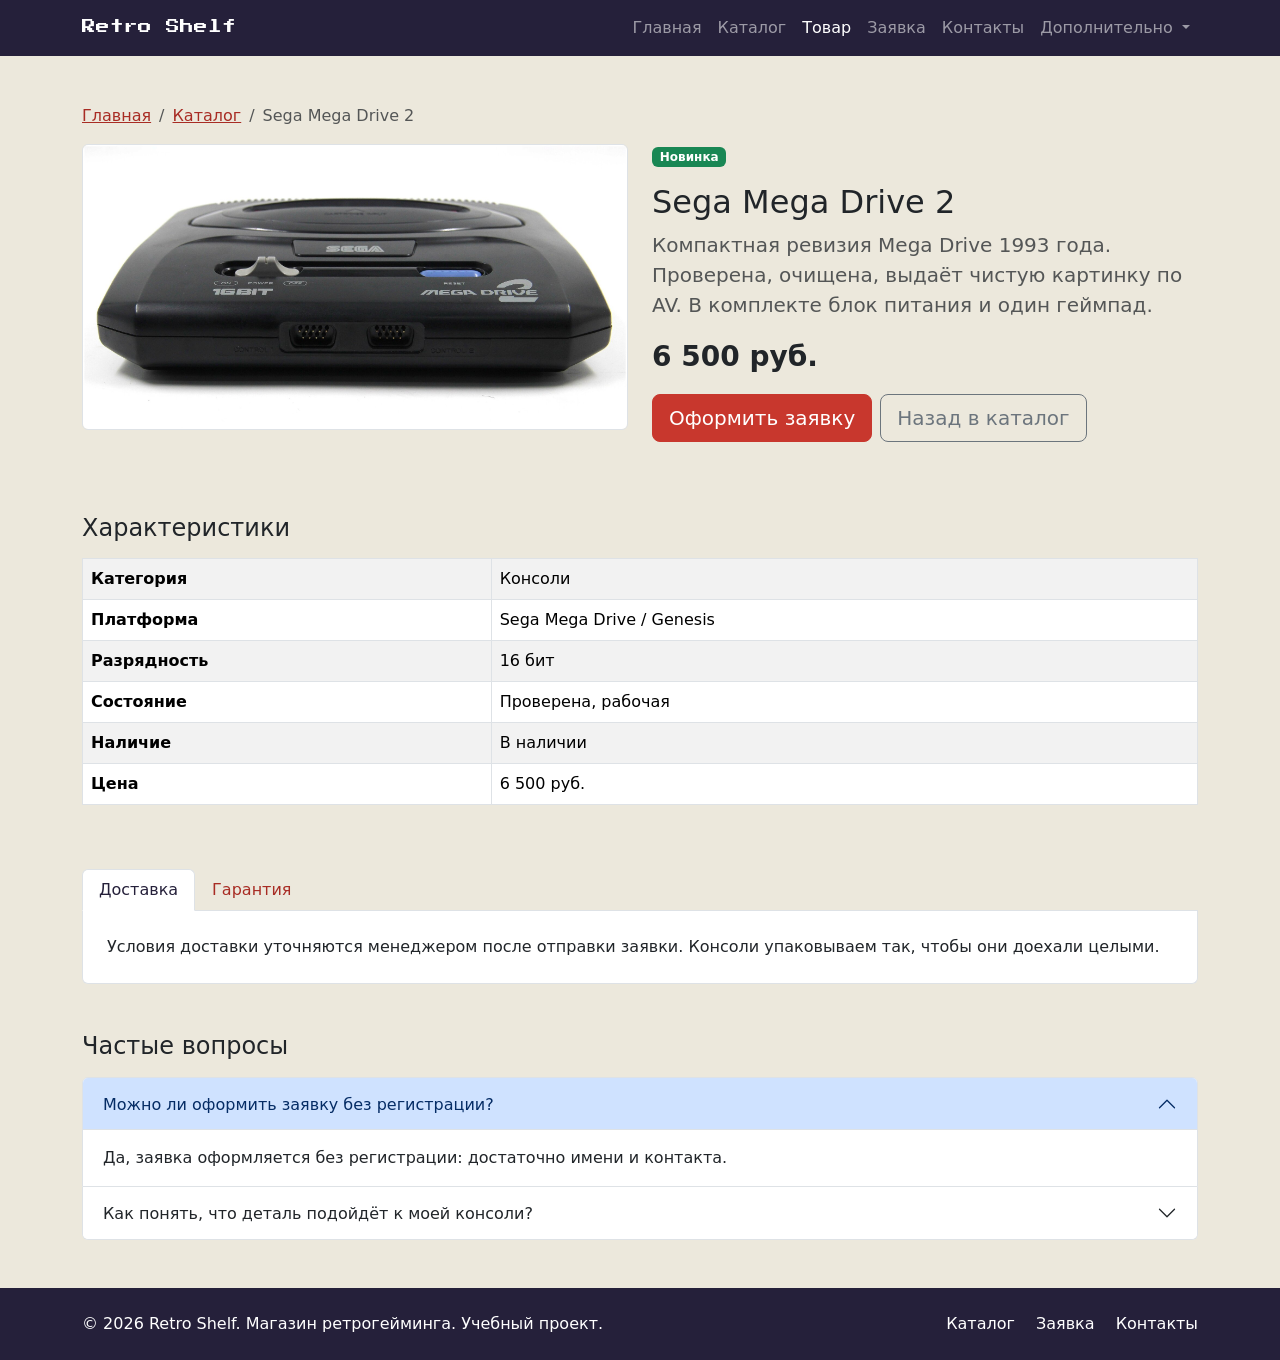
<file: product.html>
<!DOCTYPE html>
<html lang="ru">
<head>
  <meta charset="UTF-8">
  <meta name="viewport" content="width=device-width, initial-scale=1.0">
  <title>Товар — Retro Shelf</title>
  <link
    href="https://cdn.jsdelivr.net/npm/bootstrap@5.3.8/dist/css/bootstrap.min.css"
    rel="stylesheet"
  >
  <link rel="preconnect" href="https://fonts.googleapis.com">
  <link rel="preconnect" href="https://fonts.gstatic.com" crossorigin>
  <link href="https://fonts.googleapis.com/css2?family=Press+Start+2P&display=swap" rel="stylesheet">
  <link rel="stylesheet" href="css/custom.css">
</head>
<body>
  <nav class="navbar navbar-expand-lg navbar-dark bg-dark">
    <div class="container">
      <a class="navbar-brand font-pixel" href="index.html">Retro Shelf</a>
      <button
        class="navbar-toggler"
        type="button"
        data-bs-toggle="collapse"
        data-bs-target="#mainNavbar"
        aria-controls="mainNavbar"
        aria-expanded="false"
        aria-label="Переключить навигацию"
      >
        <span class="navbar-toggler-icon"></span>
      </button>
      <div class="collapse navbar-collapse" id="mainNavbar">
        <ul class="navbar-nav ms-auto">
        <li class="nav-item">
          <a class="nav-link" href="index.html">Главная</a>
        </li>
        <li class="nav-item">
          <a class="nav-link" href="catalog.html">Каталог</a>
        </li>
        <li class="nav-item">
          <a class="nav-link active" aria-current="page" href="product.html">Товар</a>
        </li>
        <li class="nav-item">
          <a class="nav-link" href="order.html">Заявка</a>
        </li>
        <li class="nav-item">
          <a class="nav-link" href="contacts.html">Контакты</a>
        </li>
        <li class="nav-item dropdown">
          <a
            class="nav-link dropdown-toggle"
            href="#"
            role="button"
            data-bs-toggle="dropdown"
            aria-expanded="false"
          >
            Дополнительно
          </a>
          <ul class="dropdown-menu">
            <li><a class="dropdown-item" href="catalog.html">Все товары</a></li>
            <li><a class="dropdown-item" href="order.html">Оформить заявку</a></li>
            <li><a class="dropdown-item" href="index.html#popular">Популярное</a></li>
          </ul>
        </li>
        </ul>
      </div>
    </div>
  </nav>

  <main class="container my-5">
    <div id="products">
    <section class="product-view" id="mega-drive-2">
      <nav aria-label="breadcrumb">
        <ol class="breadcrumb">
          <li class="breadcrumb-item"><a href="index.html">Главная</a></li>
          <li class="breadcrumb-item"><a href="catalog.html">Каталог</a></li>
          <li class="breadcrumb-item active" aria-current="page">Sega Mega Drive 2</li>
        </ol>
      </nav>
      <div class="row g-4">
        <div class="col-12 col-lg-6">
          <img src="images/segamd2.jpeg" class="img-fluid rounded border w-100" alt="Sega Mega Drive 2">
        </div>
        <div class="col-12 col-lg-6">
          <span class="badge bg-success mb-3">Новинка</span>
        <h1 class="h2">Sega Mega Drive 2</h1>
          <p class="lead text-muted">
            Компактная ревизия Mega Drive 1993 года. Проверена, очищена, выдаёт чистую картинку по AV. В комплекте блок питания и один геймпад.
          </p>
          <p class="fs-3 fw-bold">6&nbsp;500 руб.</p>
          <div class="d-flex flex-wrap gap-2 mb-4">
            <a class="btn btn-primary btn-lg" href="order.html">
              Оформить заявку
            </a>
            <a class="btn btn-outline-secondary btn-lg" href="catalog.html">
              Назад в каталог
            </a>
          </div>
        </div>
      </div>
      <h2 class="h4 mt-5 mb-3">Характеристики</h2>
      <div class="table-responsive">
        <table class="table table-striped table-bordered align-middle">
          <tbody>
            <tr>
              <th scope="row">Категория</th>
              <td>Консоли</td>
            </tr>
            <tr>
              <th scope="row">Платформа</th>
              <td>Sega Mega Drive / Genesis</td>
            </tr>
            <tr>
              <th scope="row">Разрядность</th>
              <td>16 бит</td>
            </tr>
            <tr>
              <th scope="row">Состояние</th>
              <td>Проверена, рабочая</td>
            </tr>
            <tr>
              <th scope="row">Наличие</th>
              <td>В наличии</td>
            </tr>
            <tr>
              <th scope="row">Цена</th>
              <td>6&nbsp;500 руб.</td>
            </tr>
          </tbody>
        </table>
      </div>
    </section>
    <section class="product-view" id="snes">
      <nav aria-label="breadcrumb">
        <ol class="breadcrumb">
          <li class="breadcrumb-item"><a href="index.html">Главная</a></li>
          <li class="breadcrumb-item"><a href="catalog.html">Каталог</a></li>
          <li class="breadcrumb-item active" aria-current="page">Super Nintendo (SNES)</li>
        </ol>
      </nav>
      <div class="row g-4">
        <div class="col-12 col-lg-6">
          <img src="images/supernin.jpg" class="img-fluid rounded border w-100" alt="Super Nintendo (SNES)">
        </div>
        <div class="col-12 col-lg-6">
          <span class="badge bg-primary mb-3">Выбор покупателей</span>
        <h1 class="h2">Super Nintendo (SNES)</h1>
          <p class="lead text-muted">
            Оригинальная Super Nintendo, регион PAL. Корпус без сильных потёртостей, кнопки и слот картриджа проверены. Работает через композитный AV-выход.
          </p>
          <p class="fs-3 fw-bold">12&nbsp;900 руб.</p>
          <div class="d-flex flex-wrap gap-2 mb-4">
            <a class="btn btn-primary btn-lg" href="order.html">
              Оформить заявку
            </a>
            <a class="btn btn-outline-secondary btn-lg" href="catalog.html">
              Назад в каталог
            </a>
          </div>
        </div>
      </div>
      <h2 class="h4 mt-5 mb-3">Характеристики</h2>
      <div class="table-responsive">
        <table class="table table-striped table-bordered align-middle">
          <tbody>
            <tr>
              <th scope="row">Категория</th>
              <td>Консоли</td>
            </tr>
            <tr>
              <th scope="row">Платформа</th>
              <td>Nintendo SNES</td>
            </tr>
            <tr>
              <th scope="row">Разрядность</th>
              <td>16 бит</td>
            </tr>
            <tr>
              <th scope="row">Регион</th>
              <td>PAL</td>
            </tr>
            <tr>
              <th scope="row">Наличие</th>
              <td>Под заказ</td>
            </tr>
            <tr>
              <th scope="row">Цена</th>
              <td>12&nbsp;900 руб.</td>
            </tr>
          </tbody>
        </table>
      </div>
    </section>
    <section class="product-view" id="ps1">
      <nav aria-label="breadcrumb">
        <ol class="breadcrumb">
          <li class="breadcrumb-item"><a href="index.html">Главная</a></li>
          <li class="breadcrumb-item"><a href="catalog.html">Каталог</a></li>
          <li class="breadcrumb-item active" aria-current="page">PlayStation 1</li>
        </ol>
      </nav>
      <div class="row g-4">
        <div class="col-12 col-lg-6">
          <img src="images/ps1.jpeg" class="img-fluid rounded border w-100" alt="PlayStation 1">
        </div>
        <div class="col-12 col-lg-6">
          <h1 class="h2">PlayStation 1</h1>
          <p class="lead text-muted">
            Консоль PlayStation 1 в рабочем состоянии. Привод проверен на нескольких дисках, в комплекте блок питания, AV-кабель и геймпад.
          </p>
          <p class="fs-3 fw-bold">5&nbsp;900 руб.</p>
          <div class="d-flex flex-wrap gap-2 mb-4">
            <a class="btn btn-primary btn-lg" href="order.html">
              Оформить заявку
            </a>
            <a class="btn btn-outline-secondary btn-lg" href="catalog.html">
              Назад в каталог
            </a>
          </div>
        </div>
      </div>
      <h2 class="h4 mt-5 mb-3">Характеристики</h2>
      <div class="table-responsive">
        <table class="table table-striped table-bordered align-middle">
          <tbody>
            <tr>
              <th scope="row">Категория</th>
              <td>Консоли</td>
            </tr>
            <tr>
              <th scope="row">Платформа</th>
              <td>Sony PlayStation 1</td>
            </tr>
            <tr>
              <th scope="row">Носитель</th>
              <td>CD</td>
            </tr>
            <tr>
              <th scope="row">Состояние</th>
              <td>Проверена, рабочая</td>
            </tr>
            <tr>
              <th scope="row">Наличие</th>
              <td>В наличии</td>
            </tr>
            <tr>
              <th scope="row">Цена</th>
              <td>5&nbsp;900 руб.</td>
            </tr>
          </tbody>
        </table>
      </div>
    </section>
    <section class="product-view" id="ps2">
      <nav aria-label="breadcrumb">
        <ol class="breadcrumb">
          <li class="breadcrumb-item"><a href="index.html">Главная</a></li>
          <li class="breadcrumb-item"><a href="catalog.html">Каталог</a></li>
          <li class="breadcrumb-item active" aria-current="page">PlayStation 2</li>
        </ol>
      </nav>
      <div class="row g-4">
        <div class="col-12 col-lg-6">
        <img src="images/ps2.jpg" class="img-fluid rounded border w-100" alt="PlayStation 2">
        </div>
        <div class="col-12 col-lg-6">
          <span class="badge bg-warning text-dark mb-3">Хит</span>
        <h1 class="h2">PlayStation 2</h1>
          <p class="lead text-muted">
            PlayStation 2 с проверенным приводом, читает диски PS2 и PS1. В комплекте блок питания, AV-кабель и геймпад.
          </p>
          <p class="fs-3 fw-bold">7&nbsp;500 руб.</p>
          <div class="d-flex flex-wrap gap-2 mb-4">
            <a class="btn btn-primary btn-lg" href="order.html">
              Оформить заявку
            </a>
            <a class="btn btn-outline-secondary btn-lg" href="catalog.html">
              Назад в каталог
            </a>
          </div>
        </div>
      </div>
      <h2 class="h4 mt-5 mb-3">Характеристики</h2>
      <div class="table-responsive">
        <table class="table table-striped table-bordered align-middle">
          <tbody>
            <tr>
              <th scope="row">Категория</th>
              <td>Консоли</td>
            </tr>
            <tr>
              <th scope="row">Платформа</th>
              <td>Sony PlayStation 2</td>
            </tr>
            <tr>
              <th scope="row">Носитель</th>
              <td>DVD и CD</td>
            </tr>
            <tr>
              <th scope="row">Состояние</th>
              <td>Проверена, рабочая</td>
            </tr>
            <tr>
              <th scope="row">Наличие</th>
              <td>В наличии</td>
            </tr>
            <tr>
              <th scope="row">Цена</th>
              <td>7&nbsp;500 руб.</td>
            </tr>
          </tbody>
        </table>
      </div>
    </section>
    <section class="product-view" id="psp">
      <nav aria-label="breadcrumb">
        <ol class="breadcrumb">
          <li class="breadcrumb-item"><a href="index.html">Главная</a></li>
          <li class="breadcrumb-item"><a href="catalog.html">Каталог</a></li>
          <li class="breadcrumb-item active" aria-current="page">PlayStation Portable (PSP)</li>
        </ol>
      </nav>
      <div class="row g-4">
        <div class="col-12 col-lg-6">
          <img src="images/psp.jpeg" class="img-fluid rounded border w-100" alt="PlayStation Portable (PSP)">
        </div>
        <div class="col-12 col-lg-6">
          <span class="badge bg-success mb-3">Новинка</span>
        <h1 class="h2">PlayStation Portable (PSP)</h1>
          <p class="lead text-muted">
            PSP с исправным экраном и кнопками, аккумулятор держит заряд. В комплекте зарядное устройство.
          </p>
          <p class="fs-3 fw-bold">6&nbsp;900 руб.</p>
          <div class="d-flex flex-wrap gap-2 mb-4">
            <a class="btn btn-primary btn-lg" href="order.html">
              Оформить заявку
            </a>
            <a class="btn btn-outline-secondary btn-lg" href="catalog.html">
              Назад в каталог
            </a>
          </div>
        </div>
      </div>
      <h2 class="h4 mt-5 mb-3">Характеристики</h2>
      <div class="table-responsive">
        <table class="table table-striped table-bordered align-middle">
          <tbody>
            <tr>
              <th scope="row">Категория</th>
              <td>Консоли</td>
            </tr>
            <tr>
              <th scope="row">Платформа</th>
              <td>Sony PSP</td>
            </tr>
            <tr>
              <th scope="row">Носитель</th>
              <td>UMD</td>
            </tr>
            <tr>
              <th scope="row">Состояние</th>
              <td>Проверена, рабочая</td>
            </tr>
            <tr>
              <th scope="row">Наличие</th>
              <td>В наличии</td>
            </tr>
            <tr>
              <th scope="row">Цена</th>
              <td>6&nbsp;900 руб.</td>
            </tr>
          </tbody>
        </table>
      </div>
    </section>
    <section class="product-view" id="ps-vita">
      <nav aria-label="breadcrumb">
        <ol class="breadcrumb">
          <li class="breadcrumb-item"><a href="index.html">Главная</a></li>
          <li class="breadcrumb-item"><a href="catalog.html">Каталог</a></li>
          <li class="breadcrumb-item active" aria-current="page">PlayStation Vita</li>
        </ol>
      </nav>
      <div class="row g-4">
        <div class="col-12 col-lg-6">
          <img src="images/psvita.jpeg" class="img-fluid rounded border w-100" alt="PlayStation Vita">
        </div>
        <div class="col-12 col-lg-6">
          <span class="badge bg-primary mb-3">Выбор покупателей</span>
        <h1 class="h2">PlayStation Vita</h1>
          <p class="lead text-muted">
            PlayStation Vita с исправным экраном, стиками и сенсорной панелью. Аккумулятор держит заряд, в комплекте зарядное устройство.
          </p>
          <p class="fs-3 fw-bold">11&nbsp;900 руб.</p>
          <div class="d-flex flex-wrap gap-2 mb-4">
            <a class="btn btn-primary btn-lg" href="order.html">
              Оформить заявку
            </a>
            <a class="btn btn-outline-secondary btn-lg" href="catalog.html">
              Назад в каталог
            </a>
          </div>
        </div>
      </div>
      <h2 class="h4 mt-5 mb-3">Характеристики</h2>
      <div class="table-responsive">
        <table class="table table-striped table-bordered align-middle">
          <tbody>
            <tr>
              <th scope="row">Категория</th>
              <td>Консоли</td>
            </tr>
            <tr>
              <th scope="row">Платформа</th>
              <td>Sony PlayStation Vita</td>
            </tr>
            <tr>
              <th scope="row">Экран</th>
              <td>5 дюймов, сенсорный</td>
            </tr>
            <tr>
              <th scope="row">Состояние</th>
              <td>Проверена, рабочая</td>
            </tr>
            <tr>
              <th scope="row">Наличие</th>
              <td>Под заказ</td>
            </tr>
            <tr>
              <th scope="row">Цена</th>
              <td>11&nbsp;900 руб.</td>
            </tr>
          </tbody>
        </table>
      </div>
    </section>
    <section class="product-view" id="nintendo-3ds">
      <nav aria-label="breadcrumb">
        <ol class="breadcrumb">
          <li class="breadcrumb-item"><a href="index.html">Главная</a></li>
          <li class="breadcrumb-item"><a href="catalog.html">Каталог</a></li>
          <li class="breadcrumb-item active" aria-current="page">Nintendo 3DS</li>
        </ol>
      </nav>
      <div class="row g-4">
        <div class="col-12 col-lg-6">
          <img src="images/3ds.jpeg" class="img-fluid rounded border w-100" alt="Nintendo 3DS">
        </div>
        <div class="col-12 col-lg-6">
          <span class="badge bg-danger mb-3">Скидка</span>
        <h1 class="h2">Nintendo 3DS</h1>
          <p class="lead text-muted">
            Nintendo 3DS с рабочим 3D-эффектом, обоими экранами и кнопками. В комплекте зарядное устройство и стилус.
          </p>
          <p class="fs-3 fw-bold"><s class="text-muted fs-5 fw-normal">12&nbsp;500 руб.</s> 10&nbsp;500 руб.</p>
          <div class="d-flex flex-wrap gap-2 mb-4">
            <a class="btn btn-primary btn-lg" href="order.html">
              Оформить заявку
            </a>
            <a class="btn btn-outline-secondary btn-lg" href="catalog.html">
              Назад в каталог
            </a>
          </div>
        </div>
      </div>
      <h2 class="h4 mt-5 mb-3">Характеристики</h2>
      <div class="table-responsive">
        <table class="table table-striped table-bordered align-middle">
          <tbody>
            <tr>
              <th scope="row">Категория</th>
              <td>Консоли</td>
            </tr>
            <tr>
              <th scope="row">Платформа</th>
              <td>Nintendo 3DS</td>
            </tr>
            <tr>
              <th scope="row">Экраны</th>
              <td>Два, верхний с 3D</td>
            </tr>
            <tr>
              <th scope="row">Состояние</th>
              <td>Проверена, рабочая</td>
            </tr>
            <tr>
              <th scope="row">Наличие</th>
              <td>В наличии</td>
            </tr>
            <tr>
              <th scope="row">Цена</th>
              <td>10&nbsp;500 руб.</td>
            </tr>
          </tbody>
        </table>
      </div>
    </section>
    <section class="product-view" id="ps1-laser">
      <nav aria-label="breadcrumb">
        <ol class="breadcrumb">
          <li class="breadcrumb-item"><a href="index.html">Главная</a></li>
          <li class="breadcrumb-item"><a href="catalog.html">Каталог</a></li>
          <li class="breadcrumb-item active" aria-current="page">Лазер для PS1</li>
        </ol>
      </nav>
      <div class="row g-4">
        <div class="col-12 col-lg-6">
          <img src="images/laser.jpeg" class="img-fluid rounded border w-100" alt="Лазер для PS1">
        </div>
        <div class="col-12 col-lg-6">
          <h1 class="h2">Лазер для PS1</h1>
          <p class="lead text-muted">
            Новый лазер для ремонта PlayStation 1. Перед покупкой уточните модель вашей консоли: у разных ревизий лазеры отличаются.
          </p>
          <p class="fs-3 fw-bold">1&nbsp;800 руб.</p>
          <div class="d-flex flex-wrap gap-2 mb-4">
            <a class="btn btn-primary btn-lg" href="order.html">
              Оформить заявку
            </a>
            <a class="btn btn-outline-secondary btn-lg" href="catalog.html">
              Назад в каталог
            </a>
          </div>
        </div>
      </div>
      <h2 class="h4 mt-5 mb-3">Характеристики</h2>
      <div class="table-responsive">
        <table class="table table-striped table-bordered align-middle">
          <tbody>
            <tr>
              <th scope="row">Категория</th>
              <td>Комплектующие</td>
            </tr>
            <tr>
              <th scope="row">Совместимость</th>
              <td>PlayStation 1</td>
            </tr>
            <tr>
              <th scope="row">Состояние</th>
              <td>Новая</td>
            </tr>
            <tr>
              <th scope="row">Установка</th>
              <td>Нужна пайка и калибровка</td>
            </tr>
            <tr>
              <th scope="row">Наличие</th>
              <td>В наличии</td>
            </tr>
            <tr>
              <th scope="row">Цена</th>
              <td>1&nbsp;800 руб.</td>
            </tr>
          </tbody>
        </table>
      </div>
    </section>
    <section class="product-view" id="psu-9v">
      <nav aria-label="breadcrumb">
        <ol class="breadcrumb">
          <li class="breadcrumb-item"><a href="index.html">Главная</a></li>
          <li class="breadcrumb-item"><a href="catalog.html">Каталог</a></li>
          <li class="breadcrumb-item active" aria-current="page">Блок питания 9V</li>
        </ol>
      </nav>
      <div class="row g-4">
        <div class="col-12 col-lg-6">
          <img src="images/9v.jpeg" class="img-fluid rounded border w-100" alt="Блок питания 9V">
        </div>
        <div class="col-12 col-lg-6">
          <span class="badge bg-warning text-dark mb-3">Хит</span>
        <h1 class="h2">Блок питания 9V</h1>
          <p class="lead text-muted">
            Стабилизированный блок питания 9 В с переходниками. Подходит для Mega Drive и SNES. Перед подключением проверьте полярность штекера.
          </p>
          <p class="fs-3 fw-bold">1&nbsp;200 руб.</p>
          <div class="d-flex flex-wrap gap-2 mb-4">
            <a class="btn btn-primary btn-lg" href="order.html">
              Оформить заявку
            </a>
            <a class="btn btn-outline-secondary btn-lg" href="catalog.html">
              Назад в каталог
            </a>
          </div>
        </div>
      </div>
      <h2 class="h4 mt-5 mb-3">Характеристики</h2>
      <div class="table-responsive">
        <table class="table table-striped table-bordered align-middle">
          <tbody>
            <tr>
              <th scope="row">Категория</th>
              <td>Комплектующие</td>
            </tr>
            <tr>
              <th scope="row">Напряжение</th>
              <td>9 В</td>
            </tr>
            <tr>
              <th scope="row">Совместимость</th>
              <td>Mega Drive, SNES</td>
            </tr>
            <tr>
              <th scope="row">Состояние</th>
              <td>Новый</td>
            </tr>
            <tr>
              <th scope="row">Наличие</th>
              <td>В наличии</td>
            </tr>
            <tr>
              <th scope="row">Цена</th>
              <td>1&nbsp;200 руб.</td>
            </tr>
          </tbody>
        </table>
      </div>
    </section>
    <section class="product-view" id="ps1-memory-card">
      <nav aria-label="breadcrumb">
        <ol class="breadcrumb">
          <li class="breadcrumb-item"><a href="index.html">Главная</a></li>
          <li class="breadcrumb-item"><a href="catalog.html">Каталог</a></li>
          <li class="breadcrumb-item active" aria-current="page">Карта памяти для PS1</li>
        </ol>
      </nav>
      <div class="row g-4">
        <div class="col-12 col-lg-6">
          <img src="images/storage.jpeg" class="img-fluid rounded border w-100" alt="Карта памяти для PS1">
        </div>
        <div class="col-12 col-lg-6">
          <span class="badge bg-danger mb-3">Скидка</span>
        <h1 class="h2">Карта памяти для PS1</h1>
          <p class="lead text-muted">
            Карта памяти для PlayStation 1 на 15 блоков, хватит на несколько десятков часов игры. Проверена на запись и чтение.
          </p>
          <p class="fs-3 fw-bold"><s class="text-muted fs-5 fw-normal">1&nbsp;200 руб.</s> 900&nbsp;руб.</p>
          <div class="d-flex flex-wrap gap-2 mb-4">
            <a class="btn btn-primary btn-lg" href="order.html">
              Оформить заявку
            </a>
            <a class="btn btn-outline-secondary btn-lg" href="catalog.html">
              Назад в каталог
            </a>
          </div>
        </div>
      </div>
      <h2 class="h4 mt-5 mb-3">Характеристики</h2>
      <div class="table-responsive">
        <table class="table table-striped table-bordered align-middle">
          <tbody>
            <tr>
              <th scope="row">Категория</th>
              <td>Аксессуары</td>
            </tr>
            <tr>
              <th scope="row">Платформа</th>
              <td>PlayStation 1</td>
            </tr>
            <tr>
              <th scope="row">Объём</th>
              <td>15 блоков</td>
            </tr>
            <tr>
              <th scope="row">Состояние</th>
              <td>Проверена</td>
            </tr>
            <tr>
              <th scope="row">Наличие</th>
              <td>В наличии</td>
            </tr>
            <tr>
              <th scope="row">Цена</th>
              <td>900&nbsp;руб.</td>
            </tr>
          </tbody>
        </table>
      </div>
    </section>
    <section class="product-view" id="md-pad">
      <nav aria-label="breadcrumb">
        <ol class="breadcrumb">
          <li class="breadcrumb-item"><a href="index.html">Главная</a></li>
          <li class="breadcrumb-item"><a href="catalog.html">Каталог</a></li>
          <li class="breadcrumb-item active" aria-current="page">Геймпад 6 кнопок для Mega Drive</li>
        </ol>
      </nav>
      <div class="row g-4">
        <div class="col-12 col-lg-6">
          <img src="images/gamepad.jpeg" class="img-fluid rounded border w-100" alt="Геймпад 6 кнопок для Mega Drive">
        </div>
        <div class="col-12 col-lg-6">
          <h1 class="h2">Геймпад 6 кнопок для Mega Drive</h1>
          <p class="lead text-muted">
            Шестикнопочный геймпад в стиле оригинального контроллера Mega Drive. Кнопки и крестовина проверены, шнур без перегибов.
          </p>
          <p class="fs-3 fw-bold">1&nbsp;500 руб.</p>
          <div class="d-flex flex-wrap gap-2 mb-4">
            <a class="btn btn-primary btn-lg" href="order.html">
              Оформить заявку
            </a>
            <a class="btn btn-outline-secondary btn-lg" href="catalog.html">
              Назад в каталог
            </a>
          </div>
        </div>
      </div>
      <h2 class="h4 mt-5 mb-3">Характеристики</h2>
      <div class="table-responsive">
        <table class="table table-striped table-bordered align-middle">
          <tbody>
            <tr>
              <th scope="row">Категория</th>
              <td>Аксессуары</td>
            </tr>
            <tr>
              <th scope="row">Платформа</th>
              <td>Sega Mega Drive / Genesis</td>
            </tr>
            <tr>
              <th scope="row">Кнопки</th>
              <td>6 + Start</td>
            </tr>
            <tr>
              <th scope="row">Состояние</th>
              <td>Проверен</td>
            </tr>
            <tr>
              <th scope="row">Наличие</th>
              <td>В наличии</td>
            </tr>
            <tr>
              <th scope="row">Цена</th>
              <td>1&nbsp;500 руб.</td>
            </tr>
          </tbody>
        </table>
      </div>
    </section>
    </div>

    <section class="mt-5">
      <ul class="nav nav-tabs" id="productTabs" role="tablist">
        <li class="nav-item" role="presentation">
          <button
            class="nav-link active"
            id="tab-delivery-btn"
            data-bs-toggle="tab"
            data-bs-target="#tab-delivery"
            type="button"
            role="tab"
            aria-controls="tab-delivery"
            aria-selected="true"
          >
            Доставка
          </button>
        </li>
        <li class="nav-item" role="presentation">
          <button
            class="nav-link"
            id="tab-warranty-btn"
            data-bs-toggle="tab"
            data-bs-target="#tab-warranty"
            type="button"
            role="tab"
            aria-controls="tab-warranty"
            aria-selected="false"
          >
            Гарантия
          </button>
        </li>
      </ul>
      <div class="tab-content border border-top-0 rounded-bottom bg-white p-4">
        <div class="tab-pane fade show active" id="tab-delivery" role="tabpanel" aria-labelledby="tab-delivery-btn" tabindex="0">
          Условия доставки уточняются менеджером после отправки заявки. Консоли упаковываем так, чтобы они доехали целыми.
        </div>
        <div class="tab-pane fade" id="tab-warranty" role="tabpanel" aria-labelledby="tab-warranty-btn" tabindex="0">
          На проверенную технику распространяется гарантия 14 дней: если найдётся неисправность, заменим или вернём деньги.
        </div>
      </div>
    </section>
  </main>

  <section class="container my-5">
    <h2 class="h4 mb-3">Частые вопросы</h2>
    <div class="accordion" id="faqAccordion">
      <div class="accordion-item">
        <h3 class="accordion-header">
          <button
            class="accordion-button"
            type="button"
            data-bs-toggle="collapse"
            data-bs-target="#faqOne"
            aria-expanded="true"
            aria-controls="faqOne"
          >
            Можно ли оформить заявку без регистрации?
          </button>
        </h3>
        <div
          id="faqOne"
          class="accordion-collapse collapse show"
          data-bs-parent="#faqAccordion"
        >
          <div class="accordion-body">
            Да, заявка оформляется без регистрации: достаточно имени и контакта.
          </div>
        </div>
      </div>
      <div class="accordion-item">
        <h3 class="accordion-header">
          <button
            class="accordion-button collapsed"
            type="button"
            data-bs-toggle="collapse"
            data-bs-target="#faqTwo"
            aria-expanded="false"
            aria-controls="faqTwo"
          >
            Как понять, что деталь подойдёт к моей консоли?
          </button>
        </h3>
        <div
          id="faqTwo"
          class="accordion-collapse collapse"
          data-bs-parent="#faqAccordion"
        >
          <div class="accordion-body">
            В характеристиках каждого товара указана совместимость. Если сомневаетесь, напишите модель консоли в комментарии к заявке.
          </div>
        </div>
      </div>
    </div>
  </section>

  <footer class="bg-dark text-white py-4 mt-5">
    <div class="container">
      <div class="row align-items-center g-3">
        <div class="col-12 col-md-6">
          <p class="mb-0">
            &copy; 2026 Retro Shelf. Магазин ретрогейминга. Учебный проект.
          </p>
        </div>
        <div class="col-12 col-md-6 text-md-end">
          <a class="text-white text-decoration-none me-3" href="catalog.html">
            Каталог
          </a>
          <a class="text-white text-decoration-none me-3" href="order.html">
            Заявка
          </a>
          <a class="text-white text-decoration-none" href="contacts.html">
            Контакты
          </a>
        </div>
      </div>
    </div>
  </footer>

  <script
    src="https://cdn.jsdelivr.net/npm/bootstrap@5.3.8/dist/js/bootstrap.bundle.min.js">
  </script>
</body>
</html>
</file>
<file: css/custom.css>
/* Палитра: корпус SNES, индиго CRT-экрана, красный как кнопка NES */
:root {
  --bs-primary: #c8372d;
  --bs-primary-rgb: 200, 55, 45;
  --bs-dark: #25203a;
  --bs-dark-rgb: 37, 32, 58;
  --bs-light-rgb: 230, 225, 211;
  --bs-link-color: #a82c24;
  --bs-link-color-rgb: 168, 44, 36;
  --bs-link-hover-color: #8a231d;
  --bs-link-hover-color-rgb: 138, 35, 29;
}

body {
  min-height: 100vh;
  background-color: #ece8dc;
}

.btn-primary {
  --bs-btn-bg: #c8372d;
  --bs-btn-border-color: #c8372d;
  --bs-btn-hover-bg: #a82c24;
  --bs-btn-hover-border-color: #a82c24;
  --bs-btn-active-bg: #8a231d;
  --bs-btn-active-border-color: #8a231d;
  --bs-btn-disabled-bg: #c8372d;
  --bs-btn-disabled-border-color: #c8372d;
}

.btn-outline-primary {
  --bs-btn-color: #a82c24;
  --bs-btn-border-color: #c8372d;
  --bs-btn-hover-bg: #c8372d;
  --bs-btn-hover-border-color: #c8372d;
  --bs-btn-active-bg: #a82c24;
  --bs-btn-active-border-color: #a82c24;
}

.nav-tabs .nav-link {
  color: #a82c24;
}

.nav-tabs .nav-link.active {
  color: #25203a;
}

.font-pixel {
  font-family: "Press Start 2P", "Courier New", monospace;
  line-height: 1.6;
  letter-spacing: 0;
}

.navbar-brand.font-pixel {
  font-size: 0.85rem;
}

h1.font-pixel {
  font-size: 1.1rem;
}

.hero-title {
  font-size: clamp(1.1rem, 2.6vw, 1.7rem);
  line-height: 1.7;
}

/* Заглушка под фото: клетчатый фон, заменяется на <img> */
.product-photo {
  display: flex;
  align-items: center;
  justify-content: center;
  color: #6b6558;
  background: conic-gradient(#d8d2c0 25%, #e6e1d3 0 50%, #d8d2c0 0 75%, #e6e1d3 0) 0 0 / 24px 24px;
}

.placeholder-box {
  min-height: 240px;
}

.placeholder-image {
  min-height: 320px;
}

.card-img-top {
  height: 180px;
  object-fit: cover;
}

.product-view {
  display: none;
}

.product-view:target {
  display: block;
}

#products:not(:has(.product-view:target)) > .product-view:first-child {
  display: block;
}

/* Самостоятельные доработки */

.card {
  transition: transform 0.2s ease, box-shadow 0.2s ease;
}

.card:hover {
  transform: translateY(-4px);
  box-shadow: 0 0.5rem 1rem rgba(0, 0, 0, 0.15) !important;
}

@media (prefers-reduced-motion: reduce) {
  .card {
    transition: none;
  }

  .card:hover {
    transform: none;
  }
}

/* Карусель Bootstrap на светлом фоне */
.shop-carousel {
  overflow: hidden;
  background-color: #fff;
}

.shop-carousel__image {
  height: 300px;
  object-fit: contain;
  background-color: #fff;
}

.shop-carousel .carousel-control-prev-icon,
.shop-carousel .carousel-control-next-icon {
  filter: invert(1) grayscale(100%);
}

.shop-carousel .carousel-indicators [data-bs-target] {
  background-color: #25203a;
}

@media (max-width: 575.98px) {
  .shop-carousel__image {
    height: 220px;
  }
}
</file>
